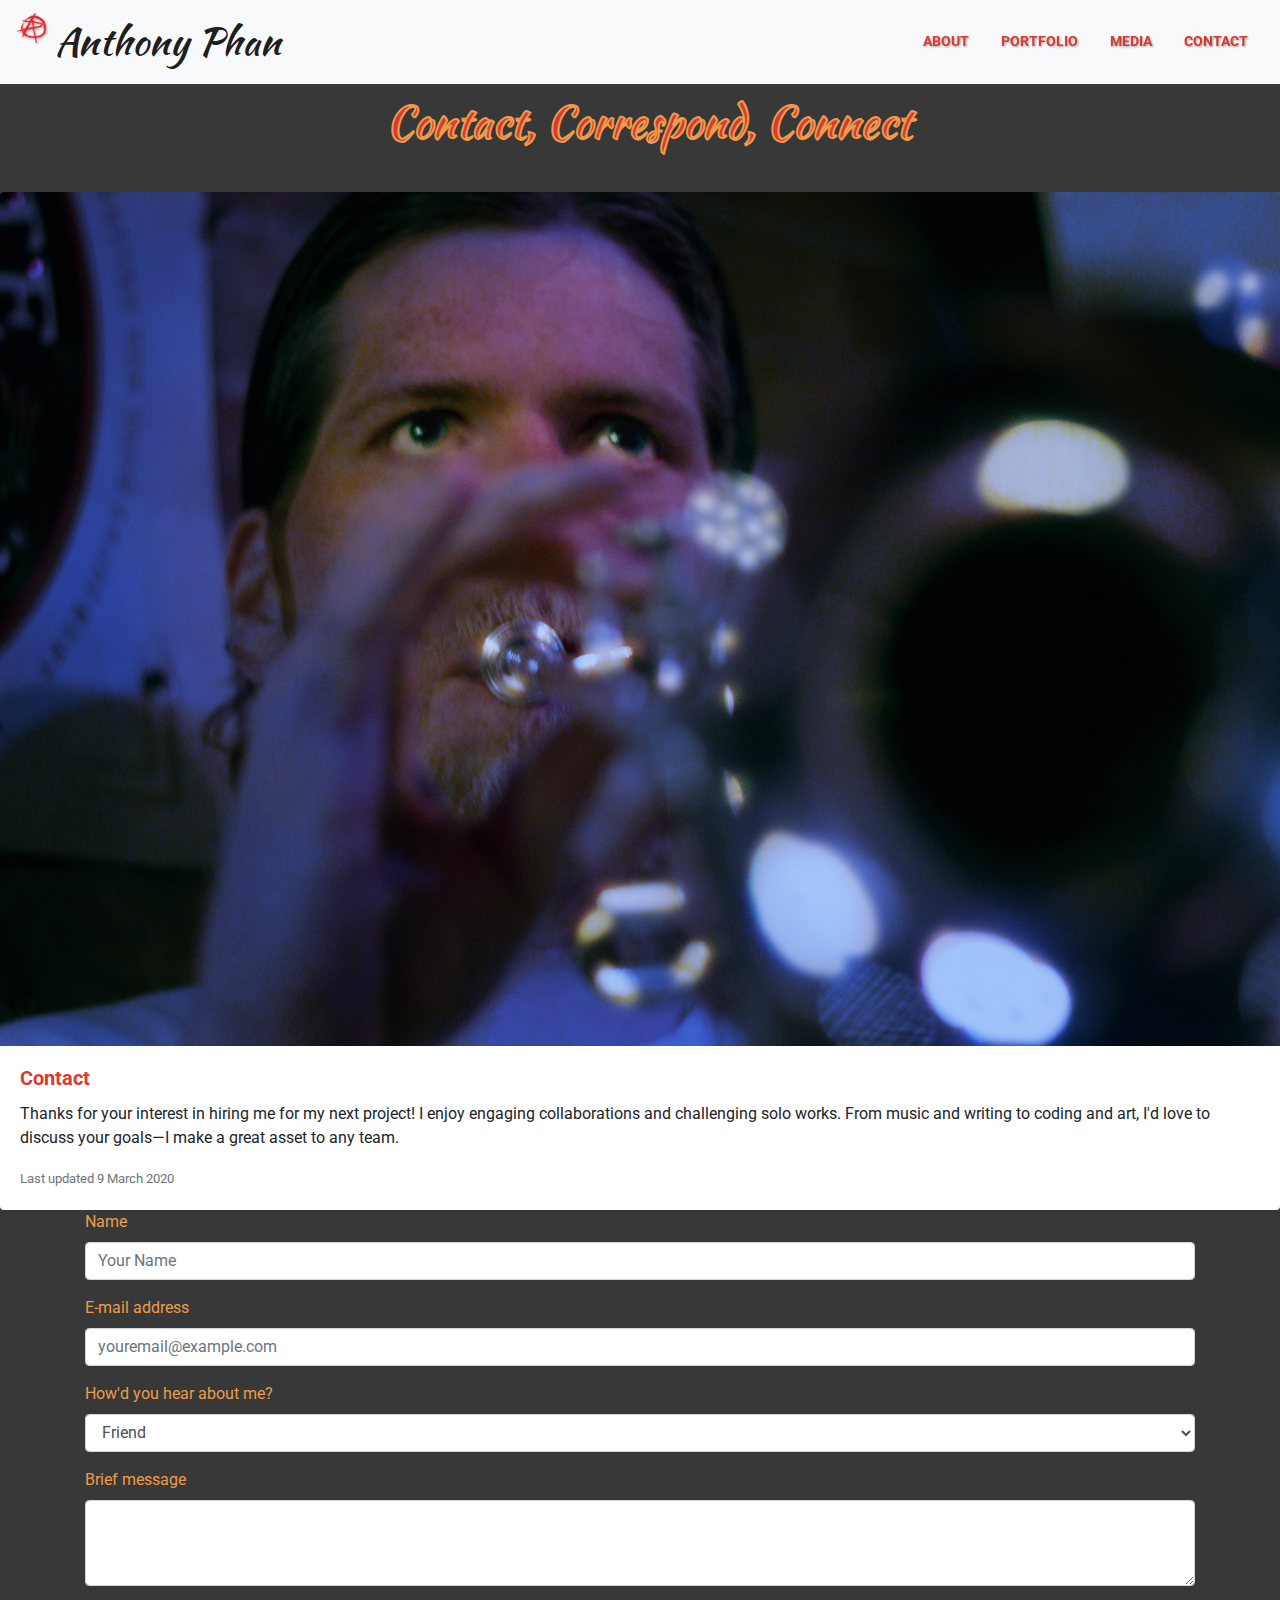
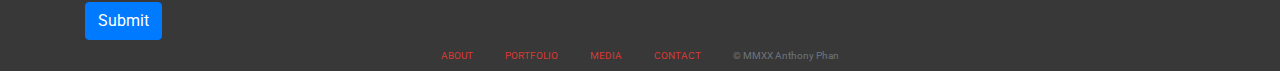
<file: contact.html>
<!DOCTYPE html>
<html lang="en">

  <!-- //HEAD// -->
  <head>
    <meta charset="UTF-8">
    <meta name="viewport" content="width=device-width, initial-scale=1.0">
    <title>A.Phan&#8212Contact</title>
    <!-- Bootstrap framework -->
    <link rel="stylesheet" href="https://stackpath.bootstrapcdn.com/bootstrap/4.4.1/css/bootstrap.min.css"
      integrity="sha384-Vkoo8x4CGsO3+Hhxv8T/Q5PaXtkKtu6ug5TOeNV6gBiFeWPGFN9MuhOf23Q9Ifjh" crossorigin="anonymous">
    <!-- fonts -->
    <link href="https://fonts.googleapis.com/css?family=Kaushan+Script|Roboto:100&display=swap" rel="stylesheet">
    <!-- custom CSS stylesheet -->
    <link rel="stylesheet" type="text/css" href="assets/02.02_bootstrap.css">
  </head>

  <!-- //BODY// -->
  <body>
    <!-- NAVBAR -->
    <nav class="navbar navbar-light bg-light navBrandText">
      <!-- nav BRAND-->
      <a class="navbar-brand" href="https://www.linkedin.com/in/anthonyphan1982" target="_blank">
        <img src="assets/ap_red.png" width="30" height="30" class="d-inline-block align-top dropShadowGray" alt="AP logo" href="https://www.linkedin.com/in/anthonyphan1982" target="_blank">
        Anthony Phan
      </a>
      <!-- nav LINKS -->
      <ul class="nav navLinkText dropShadowGray">
        <li class="nav-item">
          <a class="nav-link active" href="index.html">ABOUT</a>
        </li>
        <li class="nav-item">
          <a class="nav-link active" href="portfolio.html">PORTFOLIO</a>
        </li>
        <li class="nav-item">
          <a class="nav-link active" href="media.html">MEDIA</a>
        </li>
        <li class="nav-item">
          <a class="nav-link active" href="#contact">CONTACT</a>
        </li>
      </ul>
    </nav>
    
    <!-- CARD -->
    <!-- card TITLE -->
    <div class="container">
      <div class="row">
        <h1 class="h1 col-sm-12">Contact, Correspond, Connect</h1>
      </div>
    </div>
    <!-- card CONTENT -->
    <div class="card-deck">
      <div class="card">
        <img src="./assets/trumpeter.jpg" width="100%" class="card-img-top" alt="Anthony Phan playing trumpet">
        <div class="card-body">
          <a name="contact"></a>
          <h5 class="card-title">Contact</h5>
          <p class="card-text">
            Thanks for your interest in hiring me for my next project! I enjoy engaging collaborations and challenging solo works. From music and writing to coding and art, I'd love to discuss your goals&#8212I make a great asset to any team.
          </p>
          <p class="card-text"><small class="text-muted">
            Last updated 9 March 2020</small>
          </p>
        </div>
      </div>
    </div>

    <!-- contact FORM -->
    <div class="container">
      <form>
        <div class="form-group">
          <label for="exampleFormControlInput1" class="labelHeader">Name</label>
          <input type="text" class="form-control" id="inlineFormInputName" placeholder="Your Name">
        </div>
        <div class="form-group">
          <label for="exampleFormControlInput2" class="labelHeader">E-mail address</label>
          <input type="email" class="form-control" id="exampleFormControlInput1" placeholder="youremail@example.com">
        </div>
        <div class="form-group">
          <label for="exampleFormControlSelect1" class="labelHeader">How'd you hear about me?</label>
          <select class="form-control" id="exampleFormControlSelect1">
            <option>Friend</option>
            <option>Internet</option>
            <option>Concert</option>
            <option>Carrier pigeon</option>
            <option>Other</option>
          </select>
        </div>
        <div class="form-group">
          <label for="exampleFormControlTextarea1" class="labelHeader">Brief message</label>
          <textarea class="form-control" id="exampleFormControlTextarea1" rows="3"></textarea>
        </div>
        <button type="submit" class="btn btn-primary">Submit</button>
      </form>
    </div>
    
    <!-- FOOTER -->
    <footer>
      <!-- nav LINKS and COPYRIGHT -->
      <ul class="nav justify-content-center">
        <li class="nav-item">
          <a class="nav-link navLinkFooter active" href="index.html">ABOUT</a>
        </li>
        <li class="nav-item">
          <a class="nav-link navLinkFooter" href="portfolio.html">PORTFOLIO</a>
        </li>
        <li class="nav-item">
          <a class="nav-link navLinkFooter" href="media.html">MEDIA</a>
        </li>
        <li class="nav-item">
          <a class="nav-link navLinkFooter" href="#contact">CONTACT</a>
        </li>
        <li class="nav-item">
          <a class="nav-link navLinkFooter disabled" href="#" tabindex="-1" aria-disabled="true">&#169 MMXX Anthony Phan</a>
        </li>
      </ul>
    </footer>
  </body>
</html>
</file>
